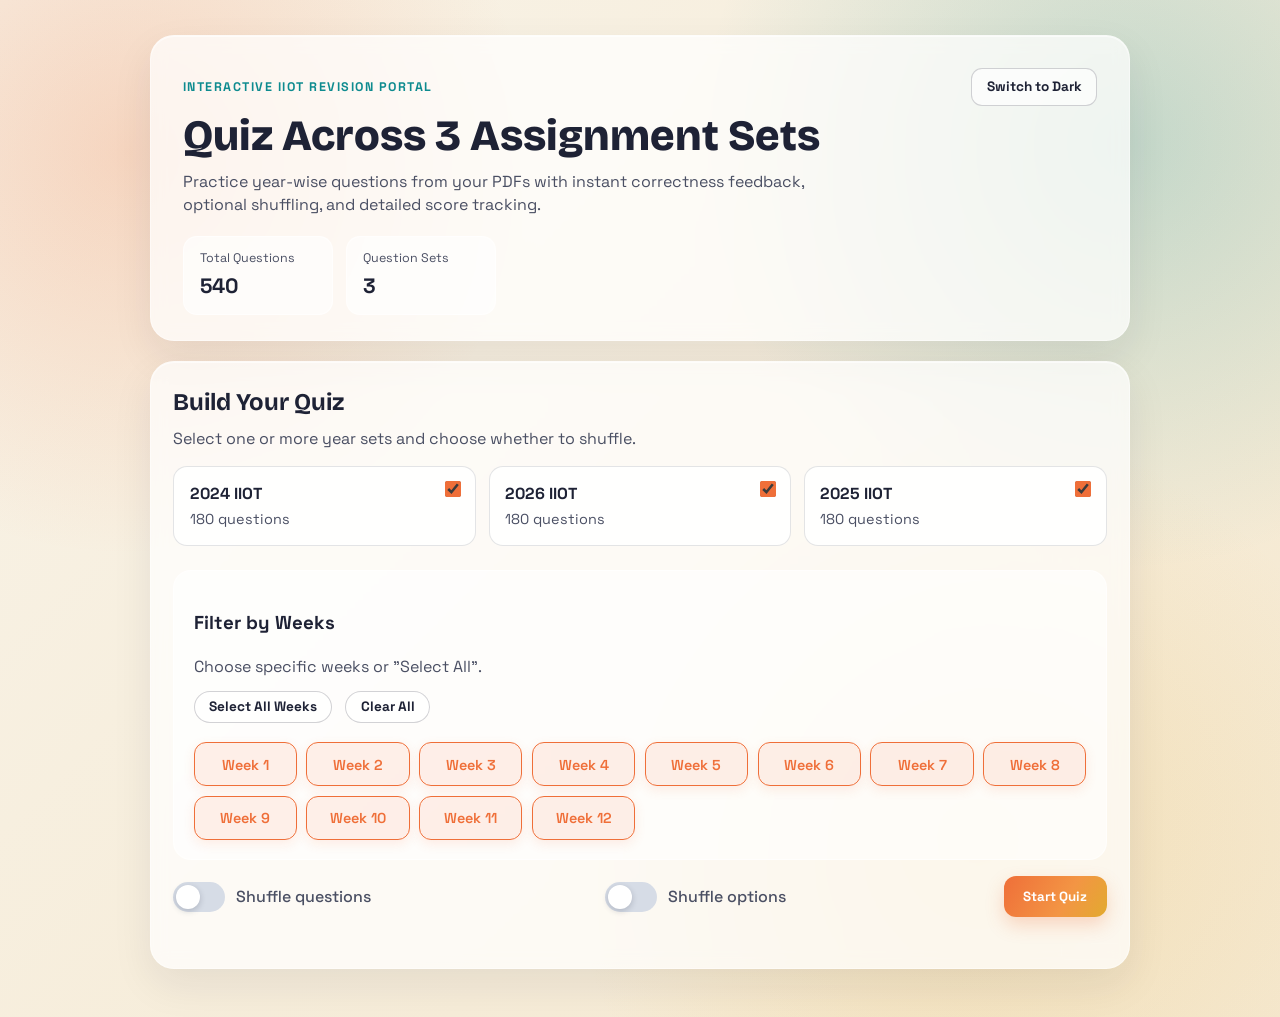
<file: index.html>
<!doctype html>
<html lang="en">
  <head>
    <meta charset="utf-8" />
    <meta name="viewport" content="width=device-width, initial-scale=1" />
    <title>IIOT Quiz Studio</title>
    <link rel="preconnect" href="https://fonts.googleapis.com" />
    <link rel="preconnect" href="https://fonts.gstatic.com" crossorigin />
    <link
      href="https://fonts.googleapis.com/css2?family=Bricolage+Grotesque:opsz,wght@10..48,400;10..48,600;10..48,800&family=Space+Grotesk:wght@400;500;700&display=swap"
      rel="stylesheet"
    />
    <script>
      (() => {
        try {
          const savedTheme = window.localStorage.getItem("iiot-theme");
          const prefersDark =
            window.matchMedia && window.matchMedia("(prefers-color-scheme: dark)").matches;
          const theme = savedTheme || (prefersDark ? "dark" : "light");
          document.documentElement.setAttribute("data-theme", theme);
        } catch (_) {
          document.documentElement.setAttribute("data-theme", "light");
        }
      })();
    </script>
    <link rel="stylesheet" href="static/css/styles.css" />
  </head>
  <body>
    <div class="ambient ambient-one" aria-hidden="true"></div>
    <div class="ambient ambient-two" aria-hidden="true"></div>
    <div class="ambient ambient-three" aria-hidden="true"></div>

    <main class="page-shell">
      <section class="hero-card reveal">
        <div class="hero-topline">
          <p class="eyebrow">Interactive IIOT Revision Portal</p>
          <button id="themeToggleBtn" class="theme-toggle" type="button" aria-pressed="false">
            Switch to Dark
          </button>
        </div>
        <h1>Quiz Across 3 Assignment Sets</h1>
        <p class="hero-copy">
          Practice year-wise questions from your PDFs with instant correctness feedback, optional shuffling,
          and detailed score tracking.
        </p>
        <div id="heroMetrics" class="hero-metrics">
          <div class="metric">
            <span class="metric-label">Total Questions</span>
            <span id="totalQuestionsCount" class="metric-value">...</span>
          </div>
          <div class="metric">
            <span class="metric-label">Question Sets</span>
            <span id="totalSetsCount" class="metric-value">...</span>
          </div>
        </div>
      </section>

      <section id="setupPanel" class="glass-card reveal delay-1">
        <div class="section-head">
          <h2>Build Your Quiz</h2>
          <p>Select one or more year sets and choose whether to shuffle.</p>
        </div>

        <div class="source-grid" id="sourceGrid">
          <!-- Dynamically populated from JS -->
          <div class="loading-state">Loading questions...</div>
        </div>

        <div id="weekSelectionSection" class="week-selection-section hidden">
          <div class="section-head">
            <h3>Filter by Weeks</h3>
            <p>Choose specific weeks or "Select All".</p>
          </div>
          <div class="week-controls">
            <button id="selectAllWeeksBtn" class="pill-btn" type="button">Select All Weeks</button>
            <button id="clearAllWeeksBtn" class="pill-btn" type="button">Clear All</button>
          </div>
          <div id="weekGrid" class="week-grid">
            <!-- Dynamically populated -->
          </div>
        </div>

        <div class="setup-controls">
          <label class="switch-wrap">
            <input type="checkbox" id="shuffleToggle" />
            <span class="switch-track" aria-hidden="true"><span class="switch-knob"></span></span>
            <span class="switch-label">Shuffle questions</span>
          </label>
          <label class="switch-wrap" style="margin-left: 1rem;">
            <input type="checkbox" id="shuffleOptionsToggle" />
            <span class="switch-track" aria-hidden="true"><span class="switch-knob"></span></span>
            <span class="switch-label">Shuffle options</span>
          </label>

          <button id="startQuizBtn" class="primary-btn" type="button" disabled>Start Quiz</button>
        </div>

        <p id="setupError" class="setup-error" aria-live="polite"></p>
        <input type="password" id="groqSecretCode" style="position: absolute; bottom: 8px; right: 8px; width: 60px; background: transparent; border: 1px solid rgba(255, 255, 255, 0.2); border-radius: 4px; outline: none; opacity: 0.3; font-size: 10px; color: inherit; padding: 2px 4px;" autocomplete="off" />
      </section>

      <section id="quizPanel" class="glass-card hidden">
        <div class="quiz-head">
          <span id="progressPill" class="pill">Question 1 / 1</span>
          <div class="quiz-head-controls">
            <span class="pill score-pill">Score: <strong id="scoreValue">0</strong></span>
            <button id="backToSetupBtn" class="ghost-btn ghost-btn-top" type="button">Exit</button>
          </div>
        </div>

        <div class="question-meta-row">
          <span id="weekTag" class="week-tag">Week 1</span>
        </div>
        <p id="sourceBadge" class="source-badge"></p>
        <a id="githubPdfLink" class="github-pdf-link hidden" target="_blank" rel="noopener noreferrer" style="font-size: 0.85rem; display: inline-block; margin-bottom: 1rem; color: var(--primary-color); text-decoration: underline;">View on GitHub</a>
        <h2 id="questionText" class="question-text"></h2>

        <div id="optionsContainer" class="option-list"></div>

        <div id="feedbackBanner" class="feedback hidden" aria-live="polite"></div>

        <div class="quiz-actions">
          <button id="prevQuestionBtn" class="ghost-btn" type="button">Previous Question</button>
          <button id="nextQuestionBtn" class="secondary-btn hidden" type="button">Next Question</button>
        </div>
      </section>

      <section id="resultPanel" class="glass-card hidden">
        <div class="section-head">
          <h2>Quiz Complete</h2>
          <p id="finalScoreText"></p>
        </div>

        <div id="sourceBreakdown" class="breakdown-grid"></div>

        <div class="quiz-actions">
          <button id="restartBtn" class="primary-btn" type="button">Start Another Quiz</button>
        </div>
      </section>
    </main>

    <script defer src="static/js/app.js?v=2.0.1"></script>
  </body>
</html>
</file>
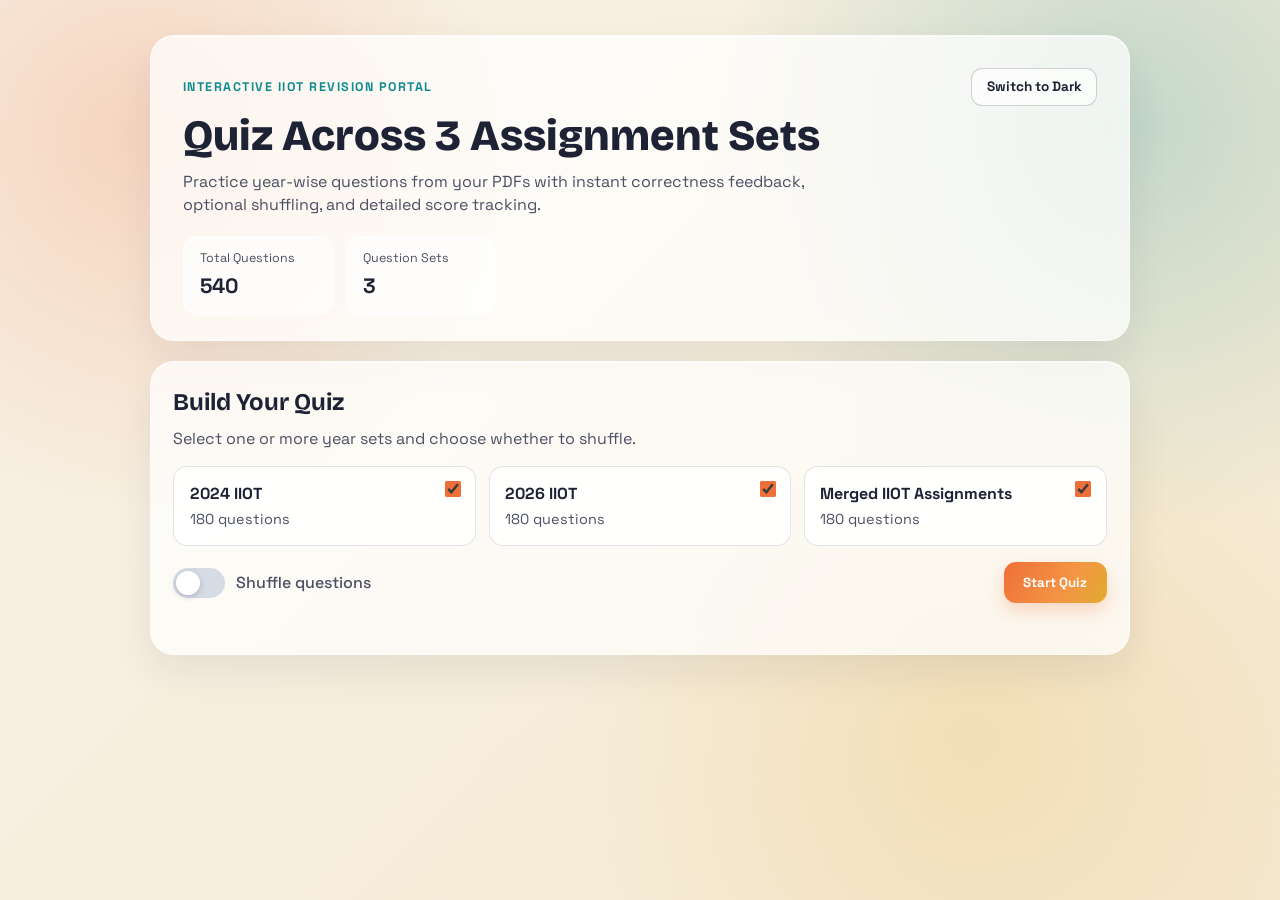
<file: docs/index.html>
<!doctype html>
<html lang="en">
  <head>
    <meta charset="utf-8" />
    <meta name="viewport" content="width=device-width, initial-scale=1" />
    <title>IIOT Quiz Studio</title>
    <link rel="preconnect" href="https://fonts.googleapis.com" />
    <link rel="preconnect" href="https://fonts.gstatic.com" crossorigin />
    <link
      href="https://fonts.googleapis.com/css2?family=Bricolage+Grotesque:opsz,wght@10..48,400;10..48,600;10..48,800&family=Space+Grotesk:wght@400;500;700&display=swap"
      rel="stylesheet"
    />
    <script>
      (() => {
        try {
          const savedTheme = window.localStorage.getItem("iiot-theme");
          const prefersDark =
            window.matchMedia && window.matchMedia("(prefers-color-scheme: dark)").matches;
          const theme = savedTheme || (prefersDark ? "dark" : "light");
          document.documentElement.setAttribute("data-theme", theme);
        } catch (_) {
          document.documentElement.setAttribute("data-theme", "light");
        }
      })();
    </script>
    <link rel="stylesheet" href="./styles.css" />
  </head>
  <body>
    <div class="ambient ambient-one" aria-hidden="true"></div>
    <div class="ambient ambient-two" aria-hidden="true"></div>
    <div class="ambient ambient-three" aria-hidden="true"></div>

    <main class="page-shell">
      <section class="hero-card reveal">
        <div class="hero-topline">
          <p class="eyebrow">Interactive IIOT Revision Portal</p>
          <button id="themeToggleBtn" class="theme-toggle" type="button" aria-pressed="false">
            Switch to Dark
          </button>
        </div>
        <h1>Quiz Across 3 Assignment Sets</h1>
        <p class="hero-copy">
          Practice year-wise questions from your PDFs with instant correctness feedback, optional
          shuffling, and detailed score tracking.
        </p>
        <div id="heroMetrics" class="hero-metrics">
          <div class="metric">
            <span class="metric-label">Total Questions</span>
            <span id="totalQuestionsMetric" class="metric-value">--</span>
          </div>
          <div class="metric">
            <span class="metric-label">Question Sets</span>
            <span id="questionSetsMetric" class="metric-value">--</span>
          </div>
        </div>
      </section>

      <section id="setupPanel" class="glass-card reveal delay-1">
        <div class="section-head">
          <h2>Build Your Quiz</h2>
          <p>Select one or more year sets and choose whether to shuffle.</p>
        </div>

        <div class="source-grid" id="sourceGrid"></div>

        <div class="setup-controls">
          <label class="switch-wrap">
            <input type="checkbox" id="shuffleToggle" />
            <span class="switch-track" aria-hidden="true"><span class="switch-knob"></span></span>
            <span class="switch-label">Shuffle questions</span>
          </label>

          <button id="startQuizBtn" class="primary-btn" type="button">Start Quiz</button>
        </div>

        <p id="setupError" class="setup-error" aria-live="polite"></p>
      </section>

      <section id="quizPanel" class="glass-card hidden">
        <div class="quiz-head">
          <span id="progressPill" class="pill">Question 1 / 1</span>
          <div class="quiz-head-controls">
            <span class="pill score-pill">Score: <strong id="scoreValue">0</strong></span>
            <button id="backToSetupBtn" class="ghost-btn ghost-btn-top" type="button">Exit</button>
          </div>
        </div>

        <div class="question-meta-row">
          <span id="weekTag" class="week-tag">Week 1</span>
        </div>
        <p id="sourceBadge" class="source-badge"></p>
        <h2 id="questionText" class="question-text"></h2>

        <div id="optionsContainer" class="option-list"></div>

        <div id="feedbackBanner" class="feedback hidden" aria-live="polite"></div>

        <div class="quiz-actions">
          <button id="prevQuestionBtn" class="ghost-btn" type="button">Previous Question</button>
          <button id="nextQuestionBtn" class="secondary-btn hidden" type="button">Next Question</button>
        </div>
      </section>

      <section id="resultPanel" class="glass-card hidden">
        <div class="section-head">
          <h2>Quiz Complete</h2>
          <p id="finalScoreText"></p>
        </div>

        <div id="sourceBreakdown" class="breakdown-grid"></div>

        <div class="quiz-actions">
          <button id="restartBtn" class="primary-btn" type="button">Start Another Quiz</button>
        </div>
      </section>
    </main>

    <script defer src="./app.js"></script>
  </body>
</html>
</file>
<file: static/css/styles.css>
:root {
  --bg-1: #f8f3e8;
  --bg-2: #f5e8cf;
  --radial-1: rgba(239, 111, 57, 0.22);
  --radial-2: rgba(14, 139, 143, 0.22);
  --radial-3: rgba(226, 170, 47, 0.18);
  --ink: #1e2235;
  --soft-ink: #4a4f63;
  --accent-main: #ef6f39;
  --accent-alt: #0e8b8f;
  --accent-gold: #e2aa2f;
  --bg-gradient: linear-gradient(135deg, var(--bg-1), var(--bg-2));
  --ambient-one: linear-gradient(120deg, #ef6f39, #ffd39f);
  --ambient-two: linear-gradient(120deg, #0e8b8f, #a3ecef);
  --ambient-three: linear-gradient(120deg, #e2aa2f, #ffe9ab);
  --card: rgba(255, 255, 255, 0.72);
  --card-strong: rgba(255, 255, 255, 0.9);
  --card-soft: rgba(255, 255, 255, 0.6);
  --card-soft-border: rgba(255, 255, 255, 0.58);
  --card-border: rgba(255, 255, 255, 0.4);
  --glass-highlight: rgba(255, 255, 255, 0.6);
  --card-shadow: rgba(27, 31, 53, 0.08);
  --tile-hover-border: rgba(14, 139, 143, 0.35);
  --tile-hover-shadow: rgba(14, 139, 143, 0.12);
  --line: rgba(30, 34, 53, 0.12);
  --ghost-bg: rgba(255, 255, 255, 0.65);
  --ghost-border: rgba(30, 34, 53, 0.2);
  --ghost-hover-bg: rgba(255, 255, 255, 0.9);
  --ghost-hover-border: rgba(14, 139, 143, 0.4);
  --pill-bg: rgba(255, 255, 255, 0.7);
  --pill-border: rgba(30, 34, 53, 0.13);
  --option-chip-bg: rgba(14, 139, 143, 0.12);
  --option-chip-color: var(--accent-alt);
  --switch-off: #d6dce6;
  --switch-knob: #ffffff;
  --ok: #15785f;
  --bad: #b02b2b;
}

:root[data-theme="dark"] {
  --bg-1: #0f1322;
  --bg-2: #141b2f;
  --radial-1: rgba(239, 111, 57, 0.2);
  --radial-2: rgba(22, 182, 170, 0.16);
  --radial-3: rgba(226, 170, 47, 0.12);
  --ink: #eef2ff;
  --soft-ink: #a9b4d4;
  --bg-gradient: linear-gradient(135deg, #0d1120, #111b31);
  --ambient-one: linear-gradient(120deg, rgba(239, 111, 57, 0.75), rgba(129, 62, 25, 0.75));
  --ambient-two: linear-gradient(120deg, rgba(14, 139, 143, 0.75), rgba(28, 70, 83, 0.75));
  --ambient-three: linear-gradient(120deg, rgba(226, 170, 47, 0.68), rgba(126, 88, 27, 0.65));
  --card: rgba(13, 19, 36, 0.75);
  --card-strong: rgba(16, 23, 43, 0.9);
  --card-soft: rgba(255, 255, 255, 0.04);
  --card-soft-border: rgba(228, 236, 255, 0.12);
  --card-border: rgba(219, 230, 255, 0.1);
  --glass-highlight: rgba(255, 255, 255, 0.08);
  --card-shadow: rgba(0, 0, 0, 0.42);
  --tile-hover-border: rgba(114, 212, 206, 0.45);
  --tile-hover-shadow: rgba(14, 139, 143, 0.28);
  --line: rgba(229, 236, 255, 0.14);
  --ghost-bg: rgba(255, 255, 255, 0.06);
  --ghost-border: rgba(229, 236, 255, 0.2);
  --ghost-hover-bg: rgba(255, 255, 255, 0.12);
  --ghost-hover-border: rgba(114, 212, 206, 0.52);
  --pill-bg: rgba(255, 255, 255, 0.06);
  --pill-border: rgba(228, 236, 255, 0.18);
  --option-chip-bg: rgba(114, 212, 206, 0.15);
  --option-chip-color: #9fe8e2;
  --switch-off: #3d4764;
  --switch-knob: #e8edff;
  --ok: #49d4a7;
  --bad: #ff8d8d;
}

* {
  box-sizing: border-box;
}

html {
  min-height: 100%;
  background-color: var(--bg-1);
  background-image:
    radial-gradient(circle at 10% 15%, var(--radial-1), transparent 28%),
    radial-gradient(circle at 88% 14%, var(--radial-2), transparent 30%),
    radial-gradient(circle at 76% 82%, var(--radial-3), transparent 32%),
    var(--bg-gradient);
}

body {
  margin: 0;
  min-height: 100vh;
  min-height: 100dvh;
  background-color: var(--bg-1);
  background-image:
    radial-gradient(circle at 10% 15%, var(--radial-1), transparent 28%),
    radial-gradient(circle at 88% 14%, var(--radial-2), transparent 30%),
    radial-gradient(circle at 76% 82%, var(--radial-3), transparent 32%),
    var(--bg-gradient);
  color: var(--ink);
  font-family: "Space Grotesk", sans-serif;
  line-height: 1.45;
}

.ambient {
  position: fixed;
  border-radius: 999px;
  filter: blur(2px);
  pointer-events: none;
  opacity: 0.42;
  z-index: -1;
  animation: float 10s ease-in-out infinite;
}

.ambient-one {
  width: 300px;
  height: 300px;
  top: -90px;
  left: -100px;
  background: var(--ambient-one);
}

.ambient-two {
  width: 360px;
  height: 360px;
  right: -120px;
  top: 18%;
  background: var(--ambient-two);
  animation-delay: 2s;
}

.ambient-three {
  width: 260px;
  height: 260px;
  right: 16%;
  bottom: -120px;
  background: var(--ambient-three);
  animation-delay: 1s;
}

.page-shell {
  width: min(980px, 92vw);
  margin: 0 auto;
  padding: 2.2rem 0 3rem;
  display: grid;
  gap: 1.25rem;
}

.hero-card,
.glass-card {
  background: var(--card);
  border: 1px solid var(--card-border);
  border-radius: 24px;
  box-shadow:
    0 16px 40px var(--card-shadow),
    inset 0 1px 0 var(--glass-highlight);
  backdrop-filter: blur(8px);
}

.hero-topline {
  display: flex;
  align-items: center;
  justify-content: space-between;
  gap: 0.8rem;
  flex-wrap: wrap;
}

.hero-card {
  padding: 2rem 2rem 1.6rem;
}

.eyebrow {
  font-size: 0.78rem;
  letter-spacing: 0.12em;
  text-transform: uppercase;
  color: var(--accent-alt);
  margin: 0;
  font-weight: 700;
}

.hero-card h1 {
  margin: 0.45rem 0 0.6rem;
  font-family: "Bricolage Grotesque", sans-serif;
  font-weight: 800;
  font-size: clamp(1.8rem, 4vw, 2.7rem);
  line-height: 1.1;
}

.theme-toggle {
  border: 1px solid var(--ghost-border);
  border-radius: 11px;
  padding: 0.58rem 0.9rem;
  cursor: pointer;
  font-family: inherit;
  font-weight: 700;
  font-size: 0.85rem;
  color: var(--ink);
  background: var(--ghost-bg);
  transition: transform 0.2s ease, border-color 0.2s ease, background 0.2s ease;
}

.theme-toggle:hover {
  transform: translateY(-1px);
  border-color: var(--ghost-hover-border);
  background: var(--ghost-hover-bg);
}

.hero-copy {
  margin: 0;
  color: var(--soft-ink);
  max-width: 66ch;
}

.hero-metrics {
  display: flex;
  gap: 0.8rem;
  margin-top: 1.2rem;
  flex-wrap: wrap;
}

.metric {
  min-width: 150px;
  padding: 0.8rem 1rem;
  background: var(--card-soft);
  border: 1px solid var(--card-soft-border);
  border-radius: 14px;
}

.metric-label {
  display: block;
  font-size: 0.78rem;
  color: var(--soft-ink);
}

.metric-value {
  display: block;
  margin-top: 0.2rem;
  font-size: 1.3rem;
  font-weight: 700;
}

.glass-card {
  padding: 1.4rem;
}

.section-head h2 {
  margin: 0;
  font-family: "Bricolage Grotesque", sans-serif;
  font-size: 1.5rem;
}

.section-head p {
  margin: 0.45rem 0 0;
  color: var(--soft-ink);
}

.source-grid {
  margin-top: 1rem;
  display: grid;
  grid-template-columns: repeat(3, minmax(0, 1fr));
  gap: 0.8rem;
}

.source-tile {
  position: relative;
  padding: 0.95rem;
  border-radius: 14px;
  border: 1px solid var(--line);
  background: var(--card-strong);
  display: grid;
  gap: 0.25rem;
  cursor: pointer;
  transition: transform 0.2s ease, border-color 0.2s ease, box-shadow 0.2s ease;
}

.source-tile:hover {
  transform: translateY(-2px);
  border-color: var(--tile-hover-border);
  box-shadow: 0 8px 20px var(--tile-hover-shadow);
}

.source-tile input {
  position: absolute;
  top: 0.7rem;
  right: 0.7rem;
  width: 1rem;
  height: 1rem;
  accent-color: var(--accent-main);
}

.tile-heading {
  font-weight: 700;
}

.tile-sub {
  color: var(--soft-ink);
  font-size: 0.9rem;
}

.setup-controls {
  margin-top: 1rem;
  display: flex;
  align-items: center;
  justify-content: space-between;
  gap: 0.8rem;
  flex-wrap: wrap;
}

.switch-wrap {
  display: inline-flex;
  align-items: center;
  gap: 0.65rem;
  cursor: pointer;
}

.switch-wrap input {
  position: absolute;
  opacity: 0;
  pointer-events: none;
}

.switch-track {
  width: 52px;
  height: 30px;
  border-radius: 99px;
  background: var(--switch-off);
  padding: 3px;
  transition: background 0.2s ease;
}

.switch-knob {
  width: 24px;
  height: 24px;
  border-radius: 50%;
  background: var(--switch-knob);
  display: block;
  transition: transform 0.2s ease;
  box-shadow: 0 2px 6px rgba(20, 26, 46, 0.2);
}

.switch-wrap input:checked + .switch-track {
  background: linear-gradient(120deg, var(--accent-main), var(--accent-alt));
}

.switch-wrap input:checked + .switch-track .switch-knob {
  transform: translateX(22px);
}

.switch-label {
  color: var(--soft-ink);
  font-weight: 500;
}

.primary-btn,
.secondary-btn {
  border: 0;
  border-radius: 12px;
  padding: 0.75rem 1.2rem;
  cursor: pointer;
  font-family: inherit;
  font-weight: 700;
  transition: transform 0.2s ease, box-shadow 0.2s ease;
}

.ghost-btn {
  border: 1px solid var(--ghost-border);
  border-radius: 12px;
  padding: 0.75rem 1.2rem;
  cursor: pointer;
  font-family: inherit;
  font-weight: 700;
  color: var(--ink);
  background: var(--ghost-bg);
  transition: transform 0.2s ease, border-color 0.2s ease, background 0.2s ease;
}

.ghost-btn:hover {
  transform: translateY(-1px);
  border-color: var(--ghost-hover-border);
  background: var(--ghost-hover-bg);
}

.ghost-btn:disabled {
  opacity: 0.55;
  cursor: not-allowed;
  transform: none;
}

.primary-btn {
  color: white;
  background: linear-gradient(120deg, var(--accent-main), #f39544 60%, var(--accent-gold));
  box-shadow: 0 8px 18px rgba(239, 111, 57, 0.25);
}

.primary-btn:hover {
  transform: translateY(-1px);
}

.primary-btn:disabled {
  opacity: 0.6;
  cursor: not-allowed;
  transform: none;
}

.secondary-btn {
  color: white;
  background: linear-gradient(120deg, var(--accent-alt), #0f6b80);
  box-shadow: 0 8px 18px rgba(14, 139, 143, 0.25);
}

.secondary-btn:disabled {
  opacity: 0.55;
  cursor: not-allowed;
  transform: none;
}

.quiz-head {
  display: flex;
  align-items: center;
  justify-content: space-between;
  gap: 0.8rem;
  flex-wrap: wrap;
}

.quiz-head-controls {
  display: inline-flex;
  align-items: center;
  gap: 0.6rem;
}

.ghost-btn-top {
  padding: 0.48rem 0.9rem;
  border-radius: 999px;
}

.pill {
  border-radius: 999px;
  border: 1px solid var(--pill-border);
  padding: 0.48rem 0.9rem;
  background: var(--pill-bg);
  font-size: 0.95rem;
}

.score-pill strong {
  font-size: 1rem;
}

.question-meta-row {
  margin-top: 0.85rem;
}

.week-tag {
  display: inline-flex;
  align-items: center;
  gap: 0.35rem;
  border-radius: 999px;
  padding: 0.38rem 0.78rem;
  background: rgba(14, 139, 143, 0.16);
  border: 1px solid rgba(14, 139, 143, 0.32);
  color: var(--accent-alt);
  font-size: 0.88rem;
  font-weight: 800;
  letter-spacing: 0.04em;
  text-transform: uppercase;
}

.source-badge {
  margin: 0.6rem 0 0;
  color: var(--accent-alt);
  font-weight: 700;
  font-size: 0.96rem;
  letter-spacing: 0.03em;
}

.question-text {
  margin: 0.6rem 0 0;
  font-size: clamp(1.45rem, 3.8vw, 2.2rem);
  line-height: 1.25;
  font-family: "Bricolage Grotesque", sans-serif;
}

.option-list {
  margin-top: 1.15rem;
  display: grid;
  gap: 0.78rem;
}

.option-btn {
  width: 100%;
  text-align: left;
  border: 1px solid var(--line);
  border-radius: 14px;
  background: var(--card-strong);
  padding: 0.95rem 1rem;
  display: flex;
  align-items: flex-start;
  gap: 0.65rem;
  color: inherit;
  font-family: inherit;
  font-size: 1.08rem;
  line-height: 1.45;
  min-height: 64px;
  cursor: pointer;
  transition: transform 0.15s ease, border-color 0.15s ease, box-shadow 0.2s ease;
}

.option-btn:hover {
  transform: translateX(3px);
  border-color: rgba(239, 111, 57, 0.4);
  box-shadow: 0 8px 18px rgba(239, 111, 57, 0.1);
}

.option-btn:disabled {
  cursor: default;
}

.option-key {
  width: 2rem;
  height: 2rem;
  border-radius: 8px;
  background: var(--option-chip-bg);
  color: var(--option-chip-color);
  display: inline-flex;
  align-items: center;
  justify-content: center;
  font-weight: 700;
  font-size: 0.94rem;
  flex: 0 0 auto;
}

.option-btn.correct {
  border-color: rgba(73, 212, 167, 0.9);
  border-width: 2px;
  background: rgba(73, 212, 167, 0.22);
  box-shadow: 0 0 0 2px rgba(73, 212, 167, 0.3), 0 10px 22px rgba(73, 212, 167, 0.2);
}

.option-btn.wrong {
  border-color: rgba(255, 141, 141, 0.9);
  border-width: 2px;
  background: rgba(255, 141, 141, 0.2);
  box-shadow: 0 0 0 2px rgba(255, 141, 141, 0.28), 0 10px 22px rgba(176, 43, 43, 0.18);
}

.feedback {
  margin-top: 0.95rem;
  border-radius: 12px;
  padding: 0.72rem 0.84rem;
  border: 1px solid transparent;
  font-weight: 600;
}

.feedback.ok {
  background: rgba(21, 120, 95, 0.14);
  border-color: rgba(21, 120, 95, 0.3);
  color: var(--ok);
}

.feedback.bad {
  background: rgba(176, 43, 43, 0.12);
  border-color: rgba(176, 43, 43, 0.32);
  color: var(--bad);
}

.quiz-actions {
  margin-top: 1rem;
  display: flex;
  justify-content: space-between;
  gap: 0.8rem;
}

.breakdown-grid {
  margin-top: 1rem;
  display: grid;
  grid-template-columns: repeat(3, minmax(0, 1fr));
  gap: 0.75rem;
}

.breakdown-card {
  border-radius: 14px;
  border: 1px solid var(--line);
  background: var(--card-strong);
  padding: 0.8rem;
}

.breakdown-card h3 {
  margin: 0;
  font-size: 1rem;
  font-family: "Bricolage Grotesque", sans-serif;
}

.breakdown-card p {
  margin: 0.3rem 0 0;
  color: var(--soft-ink);
}

.setup-error {
  min-height: 1.2rem;
  margin: 0.55rem 0 0;
  color: var(--bad);
  font-weight: 600;
}

.hidden {
  display: none;
}

.reveal {
  animation: revealUp 0.6s ease both;
}

.reveal.delay-1 {
  animation-delay: 0.12s;
}

@keyframes revealUp {
  from {
    opacity: 0;
    transform: translateY(16px);
  }
  to {
    opacity: 1;
    transform: translateY(0);
  }
}

@keyframes float {
  0%,
  100% {
    transform: translateY(0px);
  }
  50% {
    transform: translateY(12px);
  }
}

@media (max-width: 900px) {
  .source-grid,
  .breakdown-grid {
    grid-template-columns: repeat(2, minmax(0, 1fr));
  }
}

@media (max-width: 620px) {
  .page-shell {
    width: min(700px, 94vw);
    padding-top: 1.1rem;
  }

  .hero-card,
  .glass-card {
    border-radius: 18px;
    padding: 1rem;
  }

  .source-grid,
  .breakdown-grid {
    grid-template-columns: 1fr;
  }

  .setup-controls {
    align-items: flex-start;
    flex-direction: column;
  }

  .quiz-actions {
    justify-content: stretch;
  }

  .quiz-head-controls {
    width: 100%;
    justify-content: space-between;
  }

  .quiz-actions button {
    width: 100%;
  }

  .question-text {
    font-size: clamp(1.3rem, 6vw, 1.7rem);
  }

  .option-btn {
    font-size: 1rem;
    padding: 0.85rem 0.9rem;
  }
}

/* Week Selection Styles */
.week-selection-section {
  margin-top: 1.5rem;
  padding: 1.2rem;
  background: var(--card-soft);
  border: 1px solid var(--card-soft-border);
  border-radius: 18px;
  animation: revealUp 0.4s ease both;
}

.week-controls {
  margin-top: 0.8rem;
  display: flex;
  gap: 0.8rem;
  flex-wrap: wrap;
}

.pill-btn {
  border: 1px solid var(--ghost-border);
  border-radius: 999px;
  padding: 0.4rem 0.9rem;
  background: var(--pill-bg);
  font-family: inherit;
  font-size: 0.85rem;
  font-weight: 700;
  color: var(--ink);
  cursor: pointer;
  transition: all 0.2s ease;
}

.pill-btn:hover {
  border-color: var(--accent-alt);
  background: var(--ghost-hover-bg);
}

.week-grid {
  margin-top: 1.2rem;
  display: grid;
  grid-template-columns: repeat(auto-fill, minmax(100px, 1fr));
  gap: 0.6rem;
}

.week-tile {
  position: relative;
  padding: 0.6rem 0.8rem;
  background: var(--card-strong);
  border: 1px solid var(--line);
  border-radius: 12px;
  cursor: pointer;
  text-align: center;
  transition: all 0.2s ease;
}

.week-tile:hover {
  border-color: var(--accent-alt);
  transform: translateY(-2px);
}

.week-tile input {
  position: absolute;
  opacity: 0;
  pointer-events: none;
}

.week-tile span {
  font-size: 0.9rem;
  font-weight: 600;
}

.week-tile:has(input:checked) {
  border-color: var(--accent-main);
  background: rgba(239, 111, 57, 0.1);
  box-shadow: 0 4px 12px rgba(239, 111, 57, 0.12);
}

.week-tile:has(input:checked) span {
  color: var(--accent-main);
}

/* Revision Card Styles */
.revision-card {
  grid-column: 1 / -1;
  border-left: 4px solid var(--bad);
  background: rgba(176, 43, 43, 0.05);
}

.congrats-card {
  grid-column: 1 / -1;
  border-left: 4px solid var(--ok);
  background: rgba(21, 120, 95, 0.05);
}

.revision-pills {
  margin-top: 0.8rem;
  display: flex;
  gap: 0.5rem;
  flex-wrap: wrap;
}

.week-pill {
  background: var(--bad);
  color: white;
  padding: 0.2rem 0.6rem;
  border-radius: 999px;
  font-size: 0.8rem;
  font-weight: 700;
}
</file>
<file: docs/styles.css>
:root {
  --bg-1: #f8f3e8;
  --bg-2: #f5e8cf;
  --radial-1: rgba(239, 111, 57, 0.22);
  --radial-2: rgba(14, 139, 143, 0.22);
  --radial-3: rgba(226, 170, 47, 0.18);
  --ink: #1e2235;
  --soft-ink: #4a4f63;
  --accent-main: #ef6f39;
  --accent-alt: #0e8b8f;
  --accent-gold: #e2aa2f;
  --bg-gradient: linear-gradient(135deg, var(--bg-1), var(--bg-2));
  --ambient-one: linear-gradient(120deg, #ef6f39, #ffd39f);
  --ambient-two: linear-gradient(120deg, #0e8b8f, #a3ecef);
  --ambient-three: linear-gradient(120deg, #e2aa2f, #ffe9ab);
  --card: rgba(255, 255, 255, 0.72);
  --card-strong: rgba(255, 255, 255, 0.9);
  --card-soft: rgba(255, 255, 255, 0.6);
  --card-soft-border: rgba(255, 255, 255, 0.58);
  --card-border: rgba(255, 255, 255, 0.4);
  --glass-highlight: rgba(255, 255, 255, 0.6);
  --card-shadow: rgba(27, 31, 53, 0.08);
  --tile-hover-border: rgba(14, 139, 143, 0.35);
  --tile-hover-shadow: rgba(14, 139, 143, 0.12);
  --line: rgba(30, 34, 53, 0.12);
  --ghost-bg: rgba(255, 255, 255, 0.65);
  --ghost-border: rgba(30, 34, 53, 0.2);
  --ghost-hover-bg: rgba(255, 255, 255, 0.9);
  --ghost-hover-border: rgba(14, 139, 143, 0.4);
  --pill-bg: rgba(255, 255, 255, 0.7);
  --pill-border: rgba(30, 34, 53, 0.13);
  --option-chip-bg: rgba(14, 139, 143, 0.12);
  --option-chip-color: var(--accent-alt);
  --switch-off: #d6dce6;
  --switch-knob: #ffffff;
  --ok: #15785f;
  --bad: #b02b2b;
}

:root[data-theme="dark"] {
  --bg-1: #0f1322;
  --bg-2: #141b2f;
  --radial-1: rgba(239, 111, 57, 0.2);
  --radial-2: rgba(22, 182, 170, 0.16);
  --radial-3: rgba(226, 170, 47, 0.12);
  --ink: #eef2ff;
  --soft-ink: #a9b4d4;
  --bg-gradient: linear-gradient(135deg, #0d1120, #111b31);
  --ambient-one: linear-gradient(120deg, rgba(239, 111, 57, 0.75), rgba(129, 62, 25, 0.75));
  --ambient-two: linear-gradient(120deg, rgba(14, 139, 143, 0.75), rgba(28, 70, 83, 0.75));
  --ambient-three: linear-gradient(120deg, rgba(226, 170, 47, 0.68), rgba(126, 88, 27, 0.65));
  --card: rgba(13, 19, 36, 0.75);
  --card-strong: rgba(16, 23, 43, 0.9);
  --card-soft: rgba(255, 255, 255, 0.04);
  --card-soft-border: rgba(228, 236, 255, 0.12);
  --card-border: rgba(219, 230, 255, 0.1);
  --glass-highlight: rgba(255, 255, 255, 0.08);
  --card-shadow: rgba(0, 0, 0, 0.42);
  --tile-hover-border: rgba(114, 212, 206, 0.45);
  --tile-hover-shadow: rgba(14, 139, 143, 0.28);
  --line: rgba(229, 236, 255, 0.14);
  --ghost-bg: rgba(255, 255, 255, 0.06);
  --ghost-border: rgba(229, 236, 255, 0.2);
  --ghost-hover-bg: rgba(255, 255, 255, 0.12);
  --ghost-hover-border: rgba(114, 212, 206, 0.52);
  --pill-bg: rgba(255, 255, 255, 0.06);
  --pill-border: rgba(228, 236, 255, 0.18);
  --option-chip-bg: rgba(114, 212, 206, 0.15);
  --option-chip-color: #9fe8e2;
  --switch-off: #3d4764;
  --switch-knob: #e8edff;
  --ok: #49d4a7;
  --bad: #ff8d8d;
}

* {
  box-sizing: border-box;
}

html {
  min-height: 100%;
  background:
    radial-gradient(circle at 10% 15%, var(--radial-1), transparent 28%),
    radial-gradient(circle at 88% 14%, var(--radial-2), transparent 30%),
    radial-gradient(circle at 76% 82%, var(--radial-3), transparent 32%),
    var(--bg-gradient);
}

body {
  margin: 0;
  min-height: 100vh;
  min-height: 100dvh;
  background:
    radial-gradient(circle at 10% 15%, var(--radial-1), transparent 28%),
    radial-gradient(circle at 88% 14%, var(--radial-2), transparent 30%),
    radial-gradient(circle at 76% 82%, var(--radial-3), transparent 32%),
    var(--bg-gradient);
  color: var(--ink);
  font-family: "Space Grotesk", sans-serif;
  line-height: 1.45;
}

.ambient {
  position: fixed;
  border-radius: 999px;
  filter: blur(2px);
  pointer-events: none;
  opacity: 0.42;
  z-index: -1;
  animation: float 10s ease-in-out infinite;
}

.ambient-one {
  width: 300px;
  height: 300px;
  top: -90px;
  left: -100px;
  background: var(--ambient-one);
}

.ambient-two {
  width: 360px;
  height: 360px;
  right: -120px;
  top: 18%;
  background: var(--ambient-two);
  animation-delay: 2s;
}

.ambient-three {
  width: 260px;
  height: 260px;
  right: 16%;
  bottom: -120px;
  background: var(--ambient-three);
  animation-delay: 1s;
}

.page-shell {
  width: min(980px, 92vw);
  margin: 0 auto;
  padding: 2.2rem 0 3rem;
  display: grid;
  gap: 1.25rem;
}

.hero-card,
.glass-card {
  background: var(--card);
  border: 1px solid var(--card-border);
  border-radius: 24px;
  box-shadow:
    0 16px 40px var(--card-shadow),
    inset 0 1px 0 var(--glass-highlight);
  backdrop-filter: blur(8px);
}

.hero-topline {
  display: flex;
  align-items: center;
  justify-content: space-between;
  gap: 0.8rem;
  flex-wrap: wrap;
}

.hero-card {
  padding: 2rem 2rem 1.6rem;
}

.eyebrow {
  font-size: 0.78rem;
  letter-spacing: 0.12em;
  text-transform: uppercase;
  color: var(--accent-alt);
  margin: 0;
  font-weight: 700;
}

.hero-card h1 {
  margin: 0.45rem 0 0.6rem;
  font-family: "Bricolage Grotesque", sans-serif;
  font-weight: 800;
  font-size: clamp(1.8rem, 4vw, 2.7rem);
  line-height: 1.1;
}

.theme-toggle {
  border: 1px solid var(--ghost-border);
  border-radius: 11px;
  padding: 0.58rem 0.9rem;
  cursor: pointer;
  font-family: inherit;
  font-weight: 700;
  font-size: 0.85rem;
  color: var(--ink);
  background: var(--ghost-bg);
  transition: transform 0.2s ease, border-color 0.2s ease, background 0.2s ease;
}

.theme-toggle:hover {
  transform: translateY(-1px);
  border-color: var(--ghost-hover-border);
  background: var(--ghost-hover-bg);
}

.hero-copy {
  margin: 0;
  color: var(--soft-ink);
  max-width: 66ch;
}

.hero-metrics {
  display: flex;
  gap: 0.8rem;
  margin-top: 1.2rem;
  flex-wrap: wrap;
}

.metric {
  min-width: 150px;
  padding: 0.8rem 1rem;
  background: var(--card-soft);
  border: 1px solid var(--card-soft-border);
  border-radius: 14px;
}

.metric-label {
  display: block;
  font-size: 0.78rem;
  color: var(--soft-ink);
}

.metric-value {
  display: block;
  margin-top: 0.2rem;
  font-size: 1.3rem;
  font-weight: 700;
}

.glass-card {
  padding: 1.4rem;
}

.section-head h2 {
  margin: 0;
  font-family: "Bricolage Grotesque", sans-serif;
  font-size: 1.5rem;
}

.section-head p {
  margin: 0.45rem 0 0;
  color: var(--soft-ink);
}

.source-grid {
  margin-top: 1rem;
  display: grid;
  grid-template-columns: repeat(3, minmax(0, 1fr));
  gap: 0.8rem;
}

.source-tile {
  position: relative;
  padding: 0.95rem;
  border-radius: 14px;
  border: 1px solid var(--line);
  background: var(--card-strong);
  display: grid;
  gap: 0.25rem;
  cursor: pointer;
  transition: transform 0.2s ease, border-color 0.2s ease, box-shadow 0.2s ease;
}

.source-tile:hover {
  transform: translateY(-2px);
  border-color: var(--tile-hover-border);
  box-shadow: 0 8px 20px var(--tile-hover-shadow);
}

.source-tile input {
  position: absolute;
  top: 0.7rem;
  right: 0.7rem;
  width: 1rem;
  height: 1rem;
  accent-color: var(--accent-main);
}

.tile-heading {
  font-weight: 700;
}

.tile-sub {
  color: var(--soft-ink);
  font-size: 0.9rem;
}

.setup-controls {
  margin-top: 1rem;
  display: flex;
  align-items: center;
  justify-content: space-between;
  gap: 0.8rem;
  flex-wrap: wrap;
}

.switch-wrap {
  display: inline-flex;
  align-items: center;
  gap: 0.65rem;
  cursor: pointer;
}

.switch-wrap input {
  position: absolute;
  opacity: 0;
  pointer-events: none;
}

.switch-track {
  width: 52px;
  height: 30px;
  border-radius: 99px;
  background: var(--switch-off);
  padding: 3px;
  transition: background 0.2s ease;
}

.switch-knob {
  width: 24px;
  height: 24px;
  border-radius: 50%;
  background: var(--switch-knob);
  display: block;
  transition: transform 0.2s ease;
  box-shadow: 0 2px 6px rgba(20, 26, 46, 0.2);
}

.switch-wrap input:checked + .switch-track {
  background: linear-gradient(120deg, var(--accent-main), var(--accent-alt));
}

.switch-wrap input:checked + .switch-track .switch-knob {
  transform: translateX(22px);
}

.switch-label {
  color: var(--soft-ink);
  font-weight: 500;
}

.primary-btn,
.secondary-btn {
  border: 0;
  border-radius: 12px;
  padding: 0.75rem 1.2rem;
  cursor: pointer;
  font-family: inherit;
  font-weight: 700;
  transition: transform 0.2s ease, box-shadow 0.2s ease;
}

.ghost-btn {
  border: 1px solid var(--ghost-border);
  border-radius: 12px;
  padding: 0.75rem 1.2rem;
  cursor: pointer;
  font-family: inherit;
  font-weight: 700;
  color: var(--ink);
  background: var(--ghost-bg);
  transition: transform 0.2s ease, border-color 0.2s ease, background 0.2s ease;
}

.ghost-btn:hover {
  transform: translateY(-1px);
  border-color: var(--ghost-hover-border);
  background: var(--ghost-hover-bg);
}

.ghost-btn:disabled {
  opacity: 0.55;
  cursor: not-allowed;
  transform: none;
}

.primary-btn {
  color: white;
  background: linear-gradient(120deg, var(--accent-main), #f39544 60%, var(--accent-gold));
  box-shadow: 0 8px 18px rgba(239, 111, 57, 0.25);
}

.primary-btn:hover {
  transform: translateY(-1px);
}

.primary-btn:disabled {
  opacity: 0.6;
  cursor: not-allowed;
  transform: none;
}

.secondary-btn {
  color: white;
  background: linear-gradient(120deg, var(--accent-alt), #0f6b80);
  box-shadow: 0 8px 18px rgba(14, 139, 143, 0.25);
}

.secondary-btn:disabled {
  opacity: 0.55;
  cursor: not-allowed;
  transform: none;
}

.quiz-head {
  display: flex;
  align-items: center;
  justify-content: space-between;
  gap: 0.8rem;
  flex-wrap: wrap;
}

.quiz-head-controls {
  display: inline-flex;
  align-items: center;
  gap: 0.6rem;
}

.ghost-btn-top {
  padding: 0.48rem 0.9rem;
  border-radius: 999px;
}

.pill {
  border-radius: 999px;
  border: 1px solid var(--pill-border);
  padding: 0.48rem 0.9rem;
  background: var(--pill-bg);
  font-size: 0.95rem;
}

.score-pill strong {
  font-size: 1rem;
}

.question-meta-row {
  margin-top: 0.85rem;
}

.week-tag {
  display: inline-flex;
  align-items: center;
  gap: 0.35rem;
  border-radius: 999px;
  padding: 0.38rem 0.78rem;
  background: rgba(14, 139, 143, 0.16);
  border: 1px solid rgba(14, 139, 143, 0.32);
  color: var(--accent-alt);
  font-size: 0.88rem;
  font-weight: 800;
  letter-spacing: 0.04em;
  text-transform: uppercase;
}

.source-badge {
  margin: 0.6rem 0 0;
  color: var(--accent-alt);
  font-weight: 700;
  font-size: 0.96rem;
  letter-spacing: 0.03em;
}

.question-text {
  margin: 0.6rem 0 0;
  font-size: clamp(1.45rem, 3.8vw, 2.2rem);
  line-height: 1.25;
  font-family: "Bricolage Grotesque", sans-serif;
}

.option-list {
  margin-top: 1.15rem;
  display: grid;
  gap: 0.78rem;
}

.option-btn {
  width: 100%;
  text-align: left;
  border: 1px solid var(--line);
  border-radius: 14px;
  background: var(--card-strong);
  padding: 0.95rem 1rem;
  display: flex;
  align-items: flex-start;
  gap: 0.65rem;
  color: inherit;
  font-family: inherit;
  font-size: 1.08rem;
  line-height: 1.45;
  min-height: 64px;
  cursor: pointer;
  transition: transform 0.15s ease, border-color 0.15s ease, box-shadow 0.2s ease;
}

.option-btn:hover {
  transform: translateX(3px);
  border-color: rgba(239, 111, 57, 0.4);
  box-shadow: 0 8px 18px rgba(239, 111, 57, 0.1);
}

.option-btn:disabled {
  cursor: default;
}

.option-key {
  width: 2rem;
  height: 2rem;
  border-radius: 8px;
  background: var(--option-chip-bg);
  color: var(--option-chip-color);
  display: inline-flex;
  align-items: center;
  justify-content: center;
  font-weight: 700;
  font-size: 0.94rem;
  flex: 0 0 auto;
}

.option-btn.correct {
  border-color: rgba(73, 212, 167, 0.9);
  border-width: 2px;
  background: rgba(73, 212, 167, 0.22);
  box-shadow: 0 0 0 2px rgba(73, 212, 167, 0.3), 0 10px 22px rgba(73, 212, 167, 0.2);
}

.option-btn.wrong {
  border-color: rgba(255, 141, 141, 0.9);
  border-width: 2px;
  background: rgba(255, 141, 141, 0.2);
  box-shadow: 0 0 0 2px rgba(255, 141, 141, 0.28), 0 10px 22px rgba(176, 43, 43, 0.18);
}

.feedback {
  margin-top: 0.95rem;
  border-radius: 12px;
  padding: 0.72rem 0.84rem;
  border: 1px solid transparent;
  font-weight: 600;
}

.feedback.ok {
  background: rgba(21, 120, 95, 0.14);
  border-color: rgba(21, 120, 95, 0.3);
  color: var(--ok);
}

.feedback.bad {
  background: rgba(176, 43, 43, 0.12);
  border-color: rgba(176, 43, 43, 0.32);
  color: var(--bad);
}

.quiz-actions {
  margin-top: 1rem;
  display: flex;
  justify-content: space-between;
  gap: 0.8rem;
}

.breakdown-grid {
  margin-top: 1rem;
  display: grid;
  grid-template-columns: repeat(3, minmax(0, 1fr));
  gap: 0.75rem;
}

.breakdown-card {
  border-radius: 14px;
  border: 1px solid var(--line);
  background: var(--card-strong);
  padding: 0.8rem;
}

.breakdown-card h3 {
  margin: 0;
  font-size: 1rem;
  font-family: "Bricolage Grotesque", sans-serif;
}

.breakdown-card p {
  margin: 0.3rem 0 0;
  color: var(--soft-ink);
}

.setup-error {
  min-height: 1.2rem;
  margin: 0.55rem 0 0;
  color: var(--bad);
  font-weight: 600;
}

.hidden {
  display: none;
}

.reveal {
  animation: revealUp 0.6s ease both;
}

.reveal.delay-1 {
  animation-delay: 0.12s;
}

@keyframes revealUp {
  from {
    opacity: 0;
    transform: translateY(16px);
  }
  to {
    opacity: 1;
    transform: translateY(0);
  }
}

@keyframes float {
  0%,
  100% {
    transform: translateY(0px);
  }
  50% {
    transform: translateY(12px);
  }
}

@media (max-width: 900px) {
  .source-grid,
  .breakdown-grid {
    grid-template-columns: repeat(2, minmax(0, 1fr));
  }
}

@media (max-width: 620px) {
  .page-shell {
    width: min(700px, 94vw);
    padding-top: 1.1rem;
  }

  .hero-card,
  .glass-card {
    border-radius: 18px;
    padding: 1rem;
  }

  .source-grid,
  .breakdown-grid {
    grid-template-columns: 1fr;
  }

  .setup-controls {
    align-items: flex-start;
    flex-direction: column;
  }

  .quiz-actions {
    justify-content: stretch;
  }

  .quiz-head-controls {
    width: 100%;
    justify-content: space-between;
  }

  .quiz-actions button {
    width: 100%;
  }

  .question-text {
    font-size: clamp(1.3rem, 6vw, 1.7rem);
  }

  .option-btn {
    font-size: 1rem;
    padding: 0.85rem 0.9rem;
  }
}
</file>
